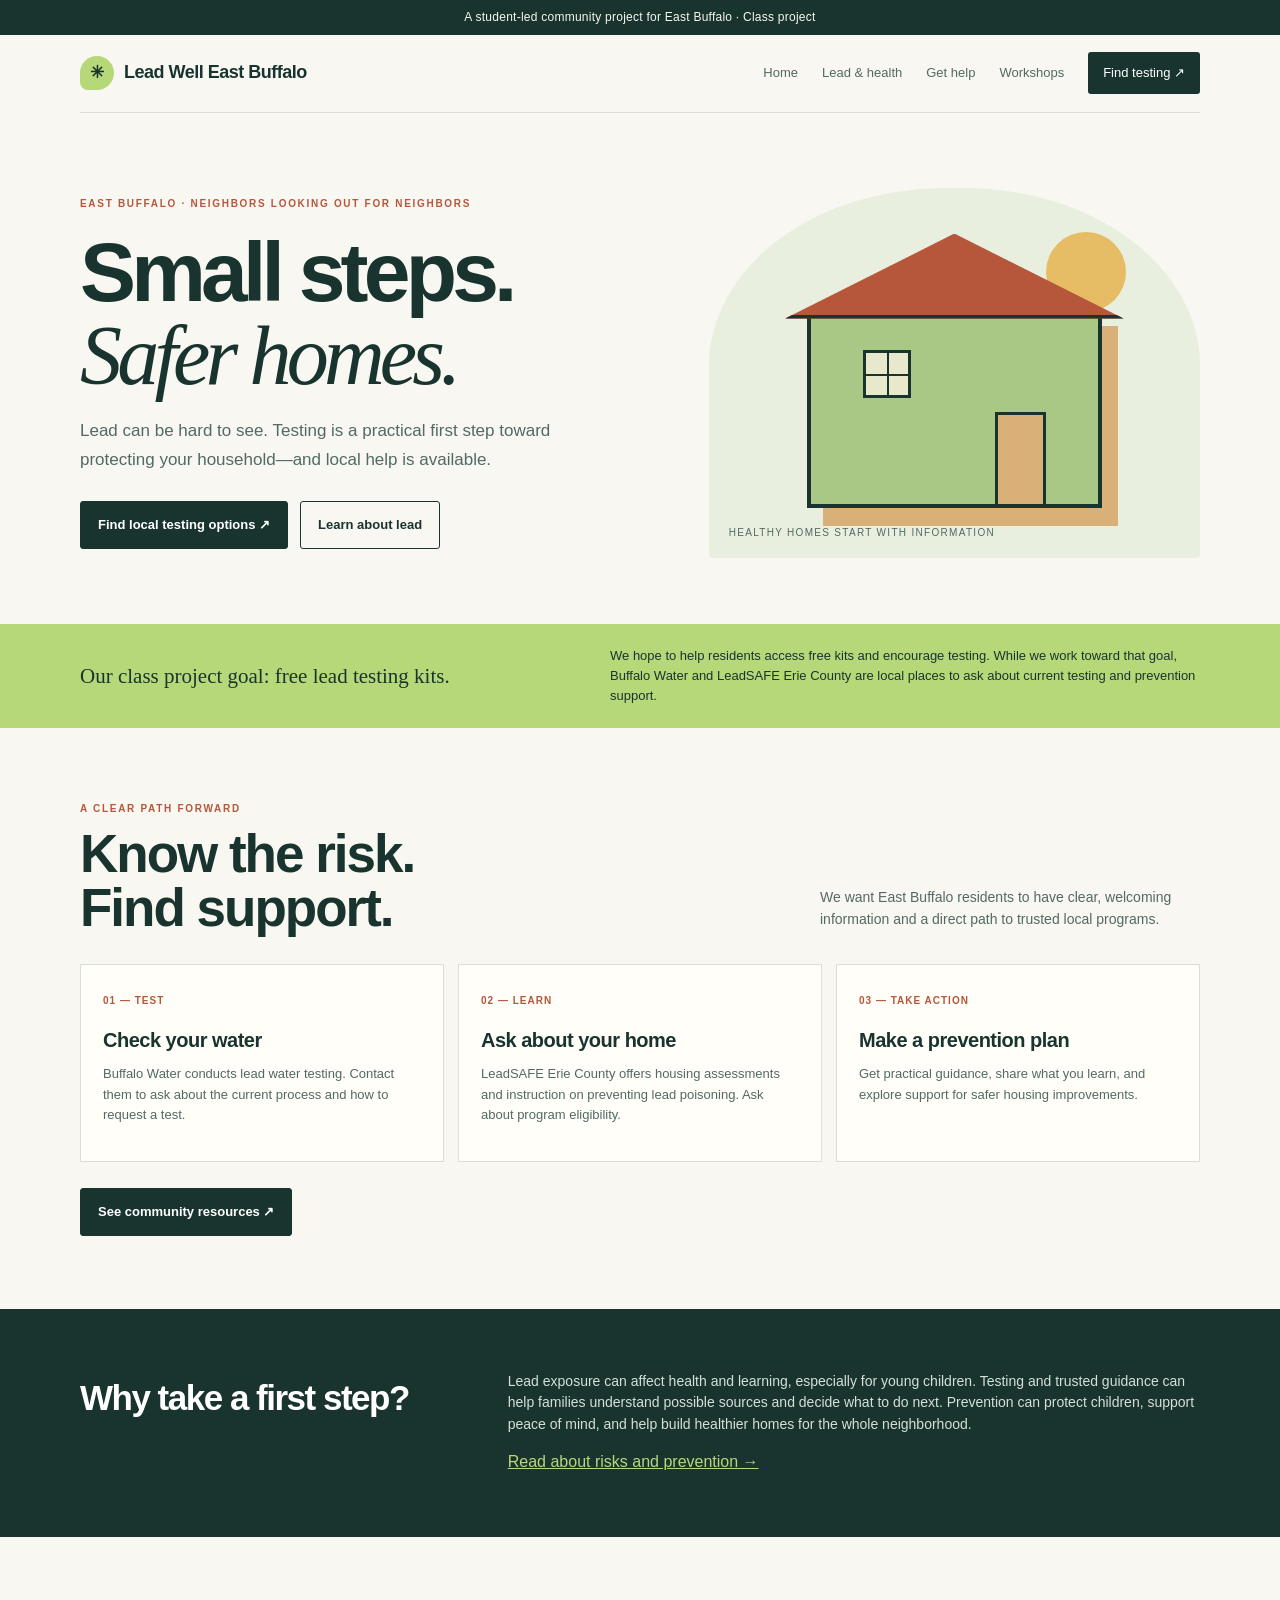
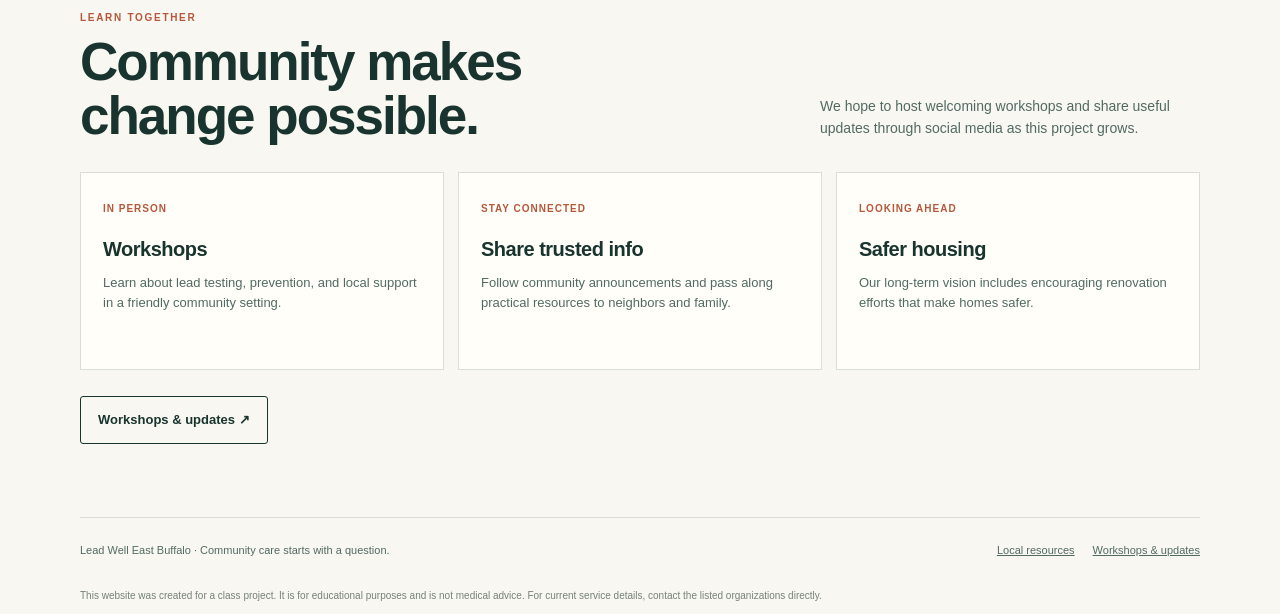
<file: index.html>
<!doctype html><html lang="en"><head><meta charset="utf-8"><meta name="viewport" content="width=device-width, initial-scale=1"><meta name="description" content="East Buffalo community lead testing and prevention information"><title>Lead Well East Buffalo</title><link rel="stylesheet" href="site.css"></head><body><div class="topnote">A student-led community project for East Buffalo · Class project</div><header class="wrap"><a class="skip" href="#main">Skip to content</a><nav class="nav" aria-label="Main navigation"><a class="brand" href="index.html"><span class="brand-icon">✳</span>Lead Well East Buffalo</a><div class="links"><a href="index.html">Home</a><a href="lead-safety.html">Lead & health</a><a href="resources.html">Get help</a><a href="workshops.html">Workshops</a><a class="navbutton" href="resources.html#testing">Find testing ↗</a></div></nav></header><main id="main"><section class="wrap hero"><div><div class="eyebrow">East Buffalo · Neighbors looking out for neighbors</div><h1>Small steps.<br><em>Safer homes.</em></h1><p class="lede">Lead can be hard to see. Testing is a practical first step toward protecting your household—and local help is available.</p><div class="actions"><a class="button" href="resources.html#testing">Find local testing options ↗</a><a class="button secondary" href="lead-safety.html">Learn about lead</a></div></div><div class="art" role="img" aria-label="Illustration of a home in a green neighborhood"><span class="sun"></span><div class="house"><span class="roof"></span><span class="window"></span><span class="door"></span></div><span class="caption">Healthy homes start with information</span></div></section><section class="strip"><div class="wrap strip-inner"><strong>Our class project goal: free lead testing kits.</strong><p>We hope to help residents access free kits and encourage testing. While we work toward that goal, Buffalo Water and LeadSAFE Erie County are local places to ask about current testing and prevention support.</p></div></section><section class="wrap section"><div class="sectionhead"><div><div class="eyebrow">A clear path forward</div><h2>Know the risk.<br>Find support.</h2></div><p>We want East Buffalo residents to have clear, welcoming information and a direct path to trusted local programs.</p></div><div class="grid"><article class="card"><span class="num">01 — TEST</span><h3>Check your water</h3><p>Buffalo Water conducts lead water testing. Contact them to ask about the current process and how to request a test.</p></article><article class="card"><span class="num">02 — LEARN</span><h3>Ask about your home</h3><p>LeadSAFE Erie County offers housing assessments and instruction on preventing lead poisoning. Ask about program eligibility.</p></article><article class="card"><span class="num">03 — TAKE ACTION</span><h3>Make a prevention plan</h3><p>Get practical guidance, share what you learn, and explore support for safer housing improvements.</p></article></div><div class="actions"><a class="button" href="resources.html">See community resources ↗</a></div></section><section class="band"><div class="wrap band-inner"><h2>Why take a first step?</h2><div><p>Lead exposure can affect health and learning, especially for young children. Testing and trusted guidance can help families understand possible sources and decide what to do next. Prevention can protect children, support peace of mind, and help build healthier homes for the whole neighborhood.</p><a href="lead-safety.html">Read about risks and prevention →</a></div></div></section><section class="wrap section"><div class="sectionhead"><div><div class="eyebrow">Learn together</div><h2>Community makes<br>change possible.</h2></div><p>We hope to host welcoming workshops and share useful updates through social media as this project grows.</p></div><div class="grid"><article class="card"><span class="num">IN PERSON</span><h3>Workshops</h3><p>Learn about lead testing, prevention, and local support in a friendly community setting.</p></article><article class="card"><span class="num">STAY CONNECTED</span><h3>Share trusted info</h3><p>Follow community announcements and pass along practical resources to neighbors and family.</p></article><article class="card"><span class="num">LOOKING AHEAD</span><h3>Safer housing</h3><p>Our long-term vision includes encouraging renovation efforts that make homes safer.</p></article></div><div class="actions"><a class="button secondary" href="workshops.html">Workshops & updates ↗</a></div></section></main><footer class="wrap"><div class="footer"><span>Lead Well East Buffalo · Community care starts with a question.</span><div class="footlinks"><a href="resources.html">Local resources</a><a href="workshops.html">Workshops & updates</a></div></div><p class="disclaimer">This website was created for a class project. It is for educational purposes and is not medical advice. For current service details, contact the listed organizations directly.</p></footer></body></html>
</file>
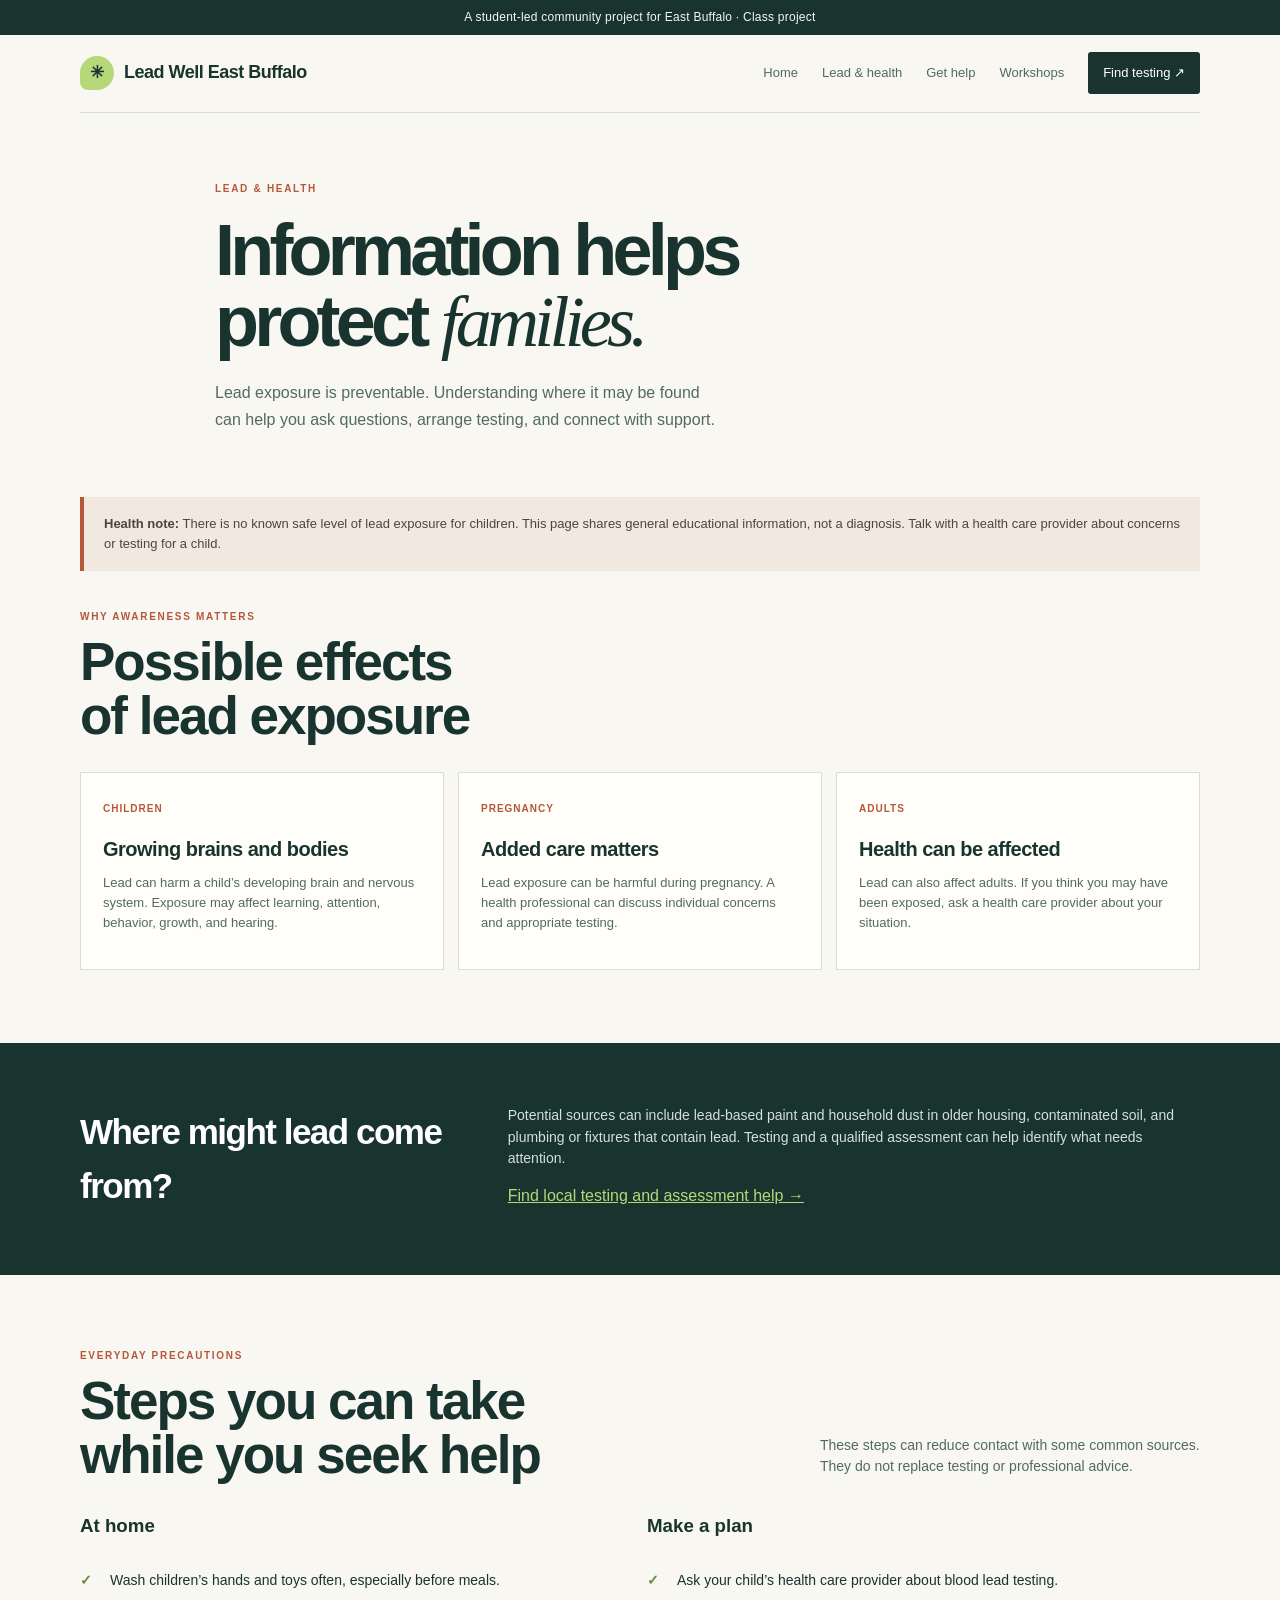
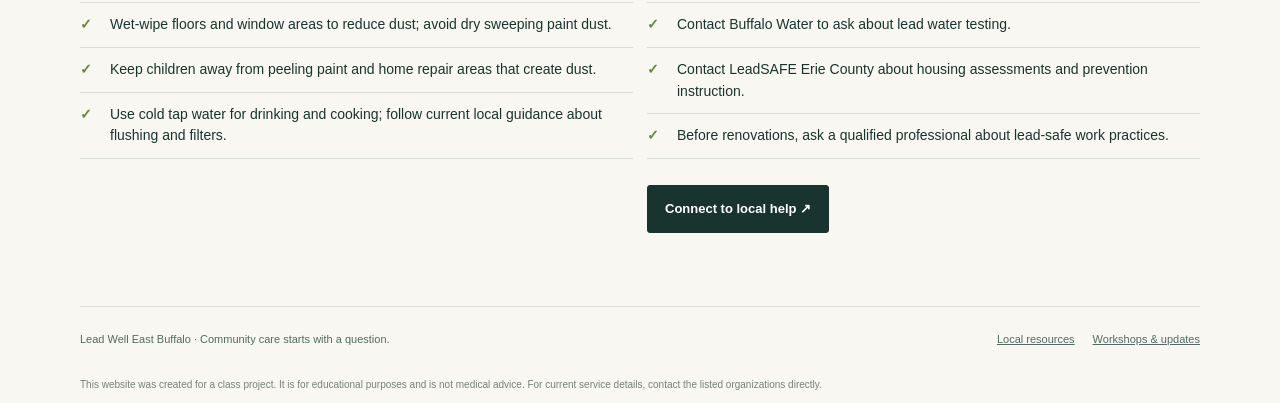
<file: lead-safety.html>
﻿<!doctype html><html lang="en"><head><meta charset="utf-8"><meta name="viewport" content="width=device-width, initial-scale=1"><meta name="description" content="East Buffalo community lead testing and prevention information"><title>Lead Well East Buffalo</title><link rel="stylesheet" href="site.css"></head><body><div class="topnote">A student-led community project for East Buffalo · Class project</div><header class="wrap"><a class="skip" href="#main">Skip to content</a><nav class="nav" aria-label="Main navigation"><a class="brand" href="index.html"><span class="brand-icon">✳</span>Lead Well East Buffalo</a><div class="links"><a href="index.html">Home</a><a href="lead-safety.html">Lead & health</a><a href="resources.html">Get help</a><a href="workshops.html">Workshops</a><a class="navbutton" href="resources.html#testing">Find testing ↗</a></div></nav></header><main id="main"><section class="wrap pagehero"><div class="eyebrow">Lead & health</div><h1>Information helps<br>protect <em>families.</em></h1><p class="lede">Lead exposure is preventable. Understanding where it may be found can help you ask questions, arrange testing, and connect with support.</p></section><section class="wrap section" style="padding-top:0"><div class="notice"><strong>Health note:</strong> There is no known safe level of lead exposure for children. This page shares general educational information, not a diagnosis. Talk with a health care provider about concerns or testing for a child.</div><div class="sectionhead" style="margin-top:38px"><div><div class="eyebrow">Why awareness matters</div><h2>Possible effects<br>of lead exposure</h2></div></div><div class="grid"><article class="card"><span class="num">CHILDREN</span><h3>Growing brains and bodies</h3><p>Lead can harm a child’s developing brain and nervous system. Exposure may affect learning, attention, behavior, growth, and hearing.</p></article><article class="card"><span class="num">PREGNANCY</span><h3>Added care matters</h3><p>Lead exposure can be harmful during pregnancy. A health professional can discuss individual concerns and appropriate testing.</p></article><article class="card"><span class="num">ADULTS</span><h3>Health can be affected</h3><p>Lead can also affect adults. If you think you may have been exposed, ask a health care provider about your situation.</p></article></div></section><section class="band"><div class="wrap band-inner"><h2>Where might lead come from?</h2><div><p>Potential sources can include lead-based paint and household dust in older housing, contaminated soil, and plumbing or fixtures that contain lead. Testing and a qualified assessment can help identify what needs attention.</p><a href="resources.html">Find local testing and assessment help →</a></div></div></section><section class="wrap section"><div class="sectionhead"><div><div class="eyebrow">Everyday precautions</div><h2>Steps you can take<br>while you seek help</h2></div><p>These steps can reduce contact with some common sources. They do not replace testing or professional advice.</p></div><div class="two"><div><h3>At home</h3><ul class="checklist"><li>Wash children’s hands and toys often, especially before meals.</li><li>Wet-wipe floors and window areas to reduce dust; avoid dry sweeping paint dust.</li><li>Keep children away from peeling paint and home repair areas that create dust.</li><li>Use cold tap water for drinking and cooking; follow current local guidance about flushing and filters.</li></ul></div><div><h3>Make a plan</h3><ul class="checklist"><li>Ask your child’s health care provider about blood lead testing.</li><li>Contact Buffalo Water to ask about lead water testing.</li><li>Contact LeadSAFE Erie County about housing assessments and prevention instruction.</li><li>Before renovations, ask a qualified professional about lead-safe work practices.</li></ul><div class="actions"><a class="button" href="resources.html">Connect to local help ↗</a></div></div></div></section></main><footer class="wrap"><div class="footer"><span>Lead Well East Buffalo · Community care starts with a question.</span><div class="footlinks"><a href="resources.html">Local resources</a><a href="workshops.html">Workshops & updates</a></div></div><p class="disclaimer">This website was created for a class project. It is for educational purposes and is not medical advice. For current service details, contact the listed organizations directly.</p></footer></body></html>
</file>
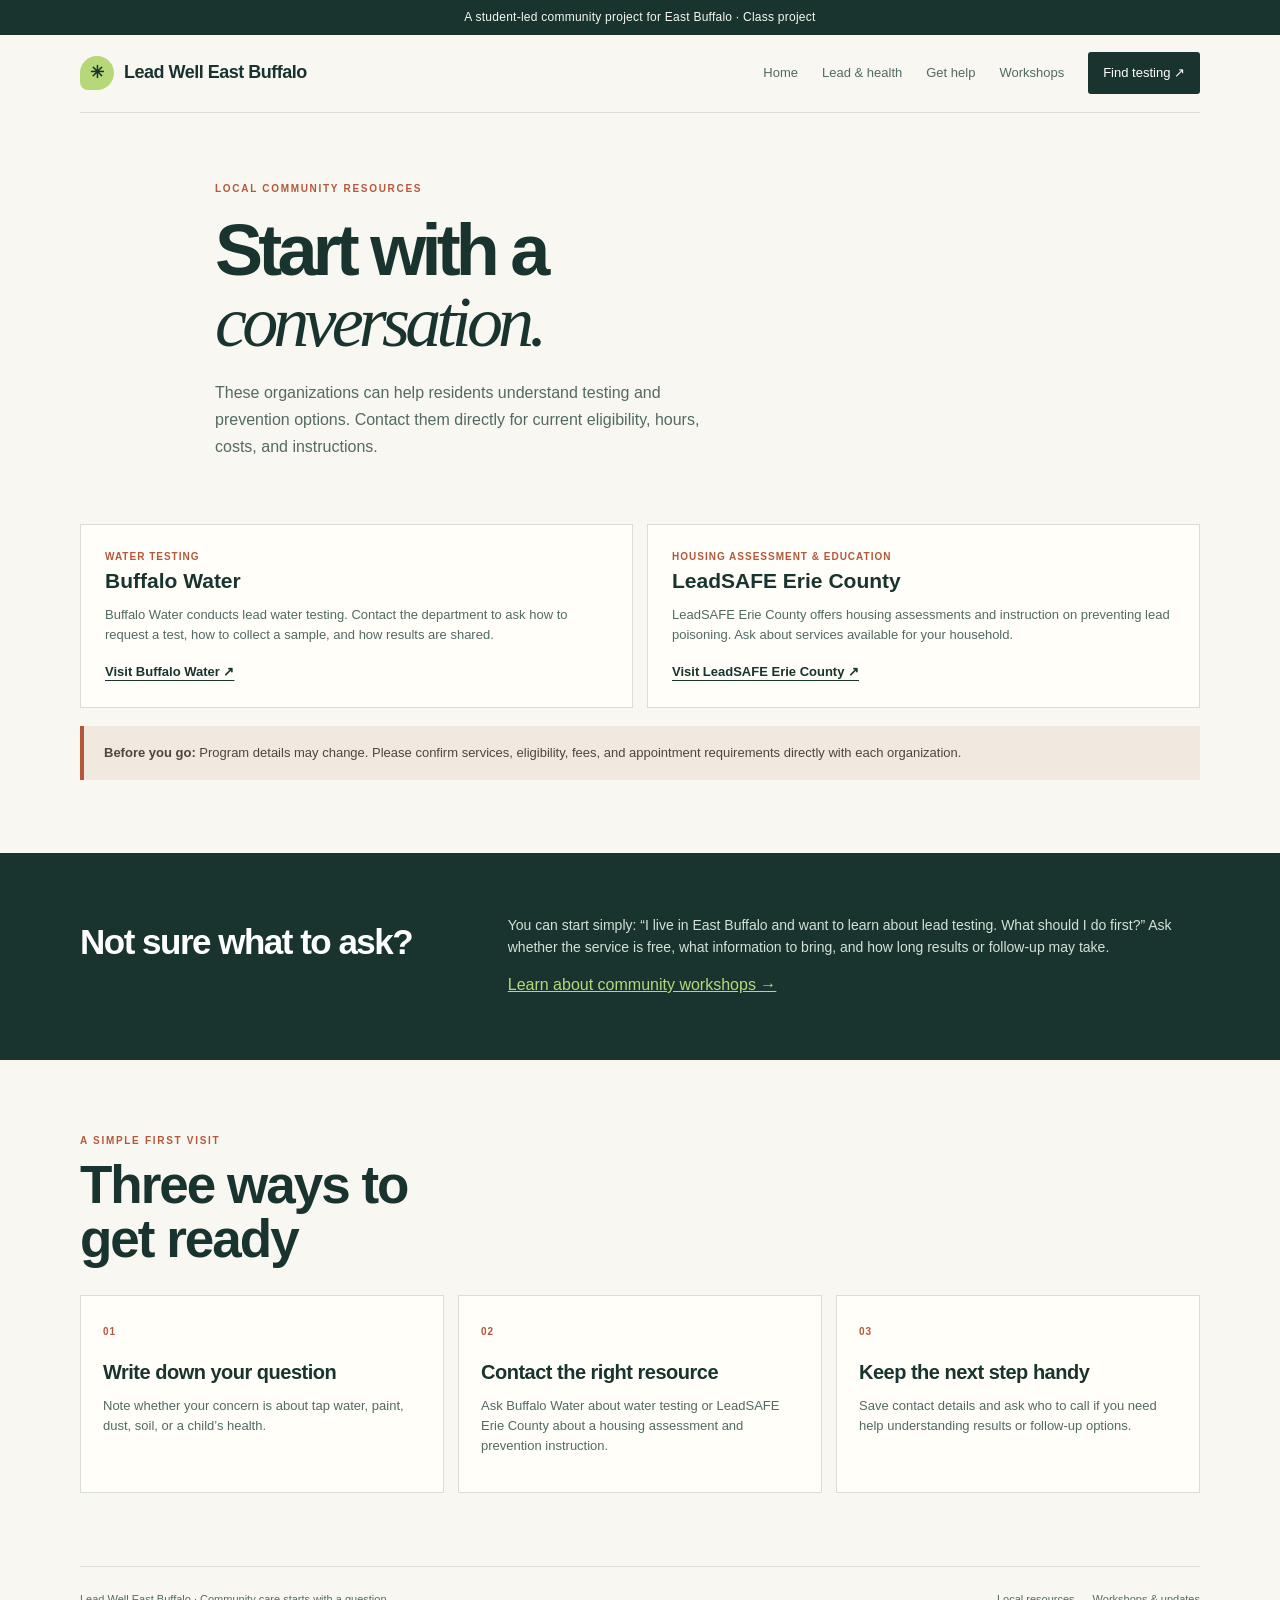
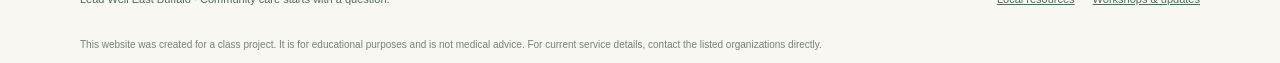
<file: resources.html>
<!doctype html><html lang="en"><head><meta charset="utf-8"><meta name="viewport" content="width=device-width, initial-scale=1"><meta name="description" content="Local lead testing, housing assessment, and prevention resources for East Buffalo."><title>Get help | Lead Well East Buffalo</title><link rel="stylesheet" href="site.css"></head><body><div class="topnote">A student-led community project for East Buffalo · Class project</div><header class="wrap"><a class="skip" href="#main">Skip to content</a><nav class="nav" aria-label="Main navigation"><a class="brand" href="index.html"><span class="brand-icon">✳</span>Lead Well East Buffalo</a><div class="links"><a href="index.html" data-page="index.html">Home</a><a href="lead-safety.html" data-page="lead-safety.html">Lead & health</a><a href="resources.html" data-page="resources.html">Get help</a><a href="workshops.html" data-page="workshops.html">Workshops</a><a class="navbutton" href="resources.html#testing">Find testing ↗</a></div></nav></header><main id="main"><section class="wrap pagehero"><div class="eyebrow">Local community resources</div><h1>Start with a<br><em>conversation.</em></h1><p class="lede">These organizations can help residents understand testing and prevention options. Contact them directly for current eligibility, hours, costs, and instructions.</p></section><section class="wrap section" id="testing" style="padding-top:0"><div class="resource-list"><article class="resource"><div class="resource-tag">Water testing</div><h3>Buffalo Water</h3><p>Buffalo Water conducts lead water testing. Contact the department to ask how to request a test, how to collect a sample, and how results are shared.</p><a href="https://www.buffalowater.org/" target="_blank" rel="noopener noreferrer">Visit Buffalo Water ↗</a></article><article class="resource"><div class="resource-tag">Housing assessment & education</div><h3>LeadSAFE Erie County</h3><p>LeadSAFE Erie County offers housing assessments and instruction on preventing lead poisoning. Ask about services available for your household.</p><a href="https://www3.erie.gov/envhealth/leadsafe-erie-county" target="_blank" rel="noopener noreferrer">Visit LeadSAFE Erie County ↗</a></article></div><div class="notice" style="margin-top:18px"><strong>Before you go:</strong> Program details may change. Please confirm services, eligibility, fees, and appointment requirements directly with each organization.</div></section><section class="band"><div class="wrap band-inner"><h2>Not sure what to ask?</h2><div><p>You can start simply: “I live in East Buffalo and want to learn about lead testing. What should I do first?” Ask whether the service is free, what information to bring, and how long results or follow-up may take.</p><a href="workshops.html">Learn about community workshops →</a></div></div></section><section class="wrap section"><div class="sectionhead"><div><div class="eyebrow">A simple first visit</div><h2>Three ways to<br>get ready</h2></div></div><div class="grid"><article class="card"><span class="num">01</span><h3>Write down your question</h3><p>Note whether your concern is about tap water, paint, dust, soil, or a child’s health.</p></article><article class="card"><span class="num">02</span><h3>Contact the right resource</h3><p>Ask Buffalo Water about water testing or LeadSAFE Erie County about a housing assessment and prevention instruction.</p></article><article class="card"><span class="num">03</span><h3>Keep the next step handy</h3><p>Save contact details and ask who to call if you need help understanding results or follow-up options.</p></article></div></section></main><footer class="wrap"><div class="footer"><span>Lead Well East Buffalo · Community care starts with a question.</span><div class="footlinks"><a href="resources.html">Local resources</a><a href="workshops.html">Workshops & updates</a></div></div><p class="disclaimer">This website was created for a class project. It is for educational purposes and is not medical advice. For current service details, contact the listed organizations directly.</p></footer></body></html>
</file>
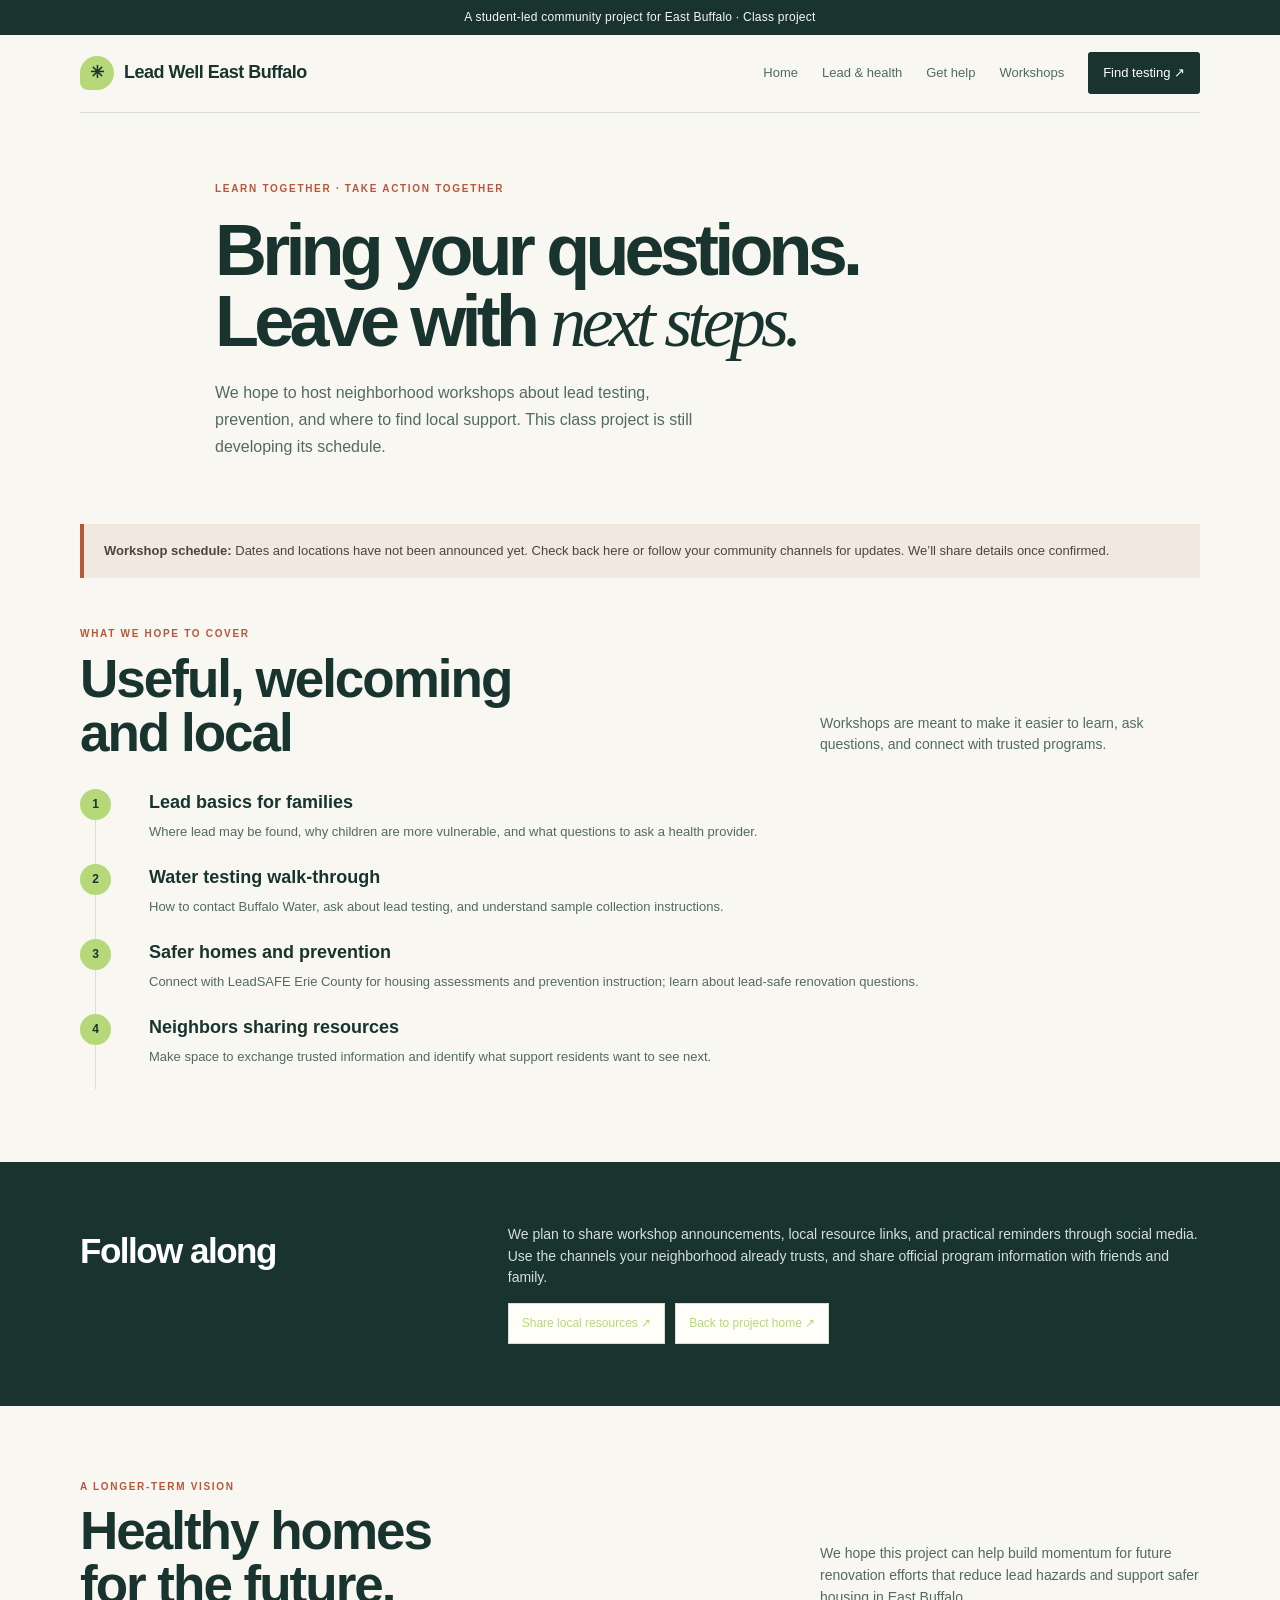
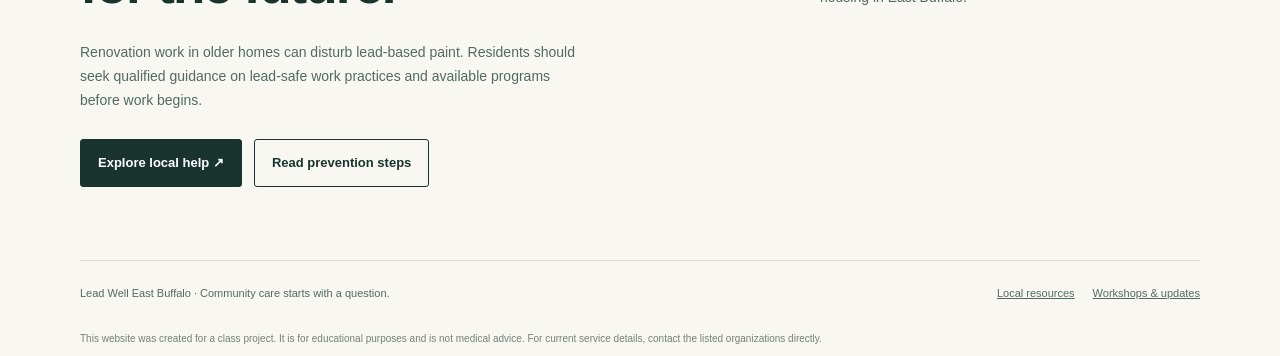
<file: workshops.html>
﻿<!doctype html><html lang="en"><head><meta charset="utf-8"><meta name="viewport" content="width=device-width, initial-scale=1"><meta name="description" content="East Buffalo community lead testing and prevention information"><title>Lead Well East Buffalo</title><link rel="stylesheet" href="site.css"></head><body><div class="topnote">A student-led community project for East Buffalo · Class project</div><header class="wrap"><a class="skip" href="#main">Skip to content</a><nav class="nav" aria-label="Main navigation"><a class="brand" href="index.html"><span class="brand-icon">✳</span>Lead Well East Buffalo</a><div class="links"><a href="index.html">Home</a><a href="lead-safety.html">Lead & health</a><a href="resources.html">Get help</a><a href="workshops.html">Workshops</a><a class="navbutton" href="resources.html#testing">Find testing ↗</a></div></nav></header><main id="main"><section class="wrap pagehero"><div class="eyebrow">Learn together · Take action together</div><h1>Bring your questions.<br>Leave with <em>next steps.</em></h1><p class="lede">We hope to host neighborhood workshops about lead testing, prevention, and where to find local support. This class project is still developing its schedule.</p></section><section class="wrap section" style="padding-top:0"><div class="notice"><strong>Workshop schedule:</strong> Dates and locations have not been announced yet. Check back here or follow your community channels for updates. We’ll share details once confirmed.</div><div class="sectionhead" style="margin-top:48px"><div><div class="eyebrow">What we hope to cover</div><h2>Useful, welcoming<br>and local</h2></div><p>Workshops are meant to make it easier to learn, ask questions, and connect with trusted programs.</p></div><div class="steps"><article class="step"><h3>Lead basics for families</h3><p>Where lead may be found, why children are more vulnerable, and what questions to ask a health provider.</p></article><article class="step"><h3>Water testing walk-through</h3><p>How to contact Buffalo Water, ask about lead testing, and understand sample collection instructions.</p></article><article class="step"><h3>Safer homes and prevention</h3><p>Connect with LeadSAFE Erie County for housing assessments and prevention instruction; learn about lead-safe renovation questions.</p></article><article class="step"><h3>Neighbors sharing resources</h3><p>Make space to exchange trusted information and identify what support residents want to see next.</p></article></div></section><section class="band"><div class="wrap band-inner"><h2>Follow along</h2><div><p>We plan to share workshop announcements, local resource links, and practical reminders through social media. Use the channels your neighborhood already trusts, and share official program information with friends and family.</p><div class="social"><a href="resources.html">Share local resources ↗</a><a href="index.html">Back to project home ↗</a></div></div></div></section><section class="wrap section"><div class="sectionhead"><div><div class="eyebrow">A longer-term vision</div><h2>Healthy homes<br>for the future.</h2></div><p>We hope this project can help build momentum for future renovation efforts that reduce lead hazards and support safer housing in East Buffalo.</p></div><p class="lede" style="font-size:14px">Renovation work in older homes can disturb lead-based paint. Residents should seek qualified guidance on lead-safe work practices and available programs before work begins.</p><div class="actions"><a class="button" href="resources.html">Explore local help ↗</a><a class="button secondary" href="lead-safety.html">Read prevention steps</a></div></section></main><footer class="wrap"><div class="footer"><span>Lead Well East Buffalo · Community care starts with a question.</span><div class="footlinks"><a href="resources.html">Local resources</a><a href="workshops.html">Workshops & updates</a></div></div><p class="disclaimer">This website was created for a class project. It is for educational purposes and is not medical advice. For current service details, contact the listed organizations directly.</p></footer></body></html>
</file>
<file: site.css>
﻿:root{--ink:#19342f;--muted:#526a63;--paper:#f8f7f1;--leaf:#b7d879;--pale:#e9efdf;--rust:#b6573c;--line:#d9dfd2;--white:#fffef9;--sans:Arial,Helvetica,sans-serif;--serif:Georgia,'Times New Roman',serif}*{box-sizing:border-box}html{scroll-behavior:smooth}body{margin:0;background:var(--paper);color:var(--ink);font-family:var(--sans);line-height:1.55}a{color:inherit}.wrap{width:min(1120px,calc(100% - 40px));margin:auto}.skip{position:absolute;left:-9999px}.skip:focus{left:10px;top:10px;background:#fff;padding:10px;z-index:5}.topnote{background:var(--ink);color:#f8f7f1;text-align:center;padding:8px 14px;font-size:12px;letter-spacing:.25px}.nav{height:78px;display:flex;align-items:center;justify-content:space-between;border-bottom:1px solid var(--line)}.brand{text-decoration:none;font-weight:800;font-size:18px;letter-spacing:-.5px;display:flex;align-items:center;gap:10px}.brand-icon{width:34px;height:34px;border-radius:50% 50% 50% 8px;background:var(--leaf);display:grid;place-items:center;font-size:17px}.links{display:flex;gap:24px;align-items:center}.links a{font-size:13px;text-decoration:none;color:var(--muted)}.links a:hover,.links a[aria-current=page]{color:var(--ink);text-decoration:underline;text-underline-offset:5px}.links .navbutton{background:var(--ink);color:white;padding:11px 15px;border-radius:3px}.hero{padding:75px 0 66px;display:grid;grid-template-columns:1.08fr .92fr;gap:52px;align-items:center}.eyebrow{text-transform:uppercase;letter-spacing:1.7px;font-size:10px;font-weight:bold;color:var(--rust)}h1,h2,h3,p{margin-top:0}h1{font-size:clamp(46px,7vw,84px);line-height:.99;letter-spacing:-4.8px;font-weight:650;margin:19px 0 20px}h1 em{font-family:var(--serif);font-weight:400}.lede{max-width:500px;color:var(--muted);font-size:17px;line-height:1.7}.actions{display:flex;gap:12px;flex-wrap:wrap;margin-top:26px}.button{background:var(--ink);color:white;border:1px solid var(--ink);padding:13px 17px;text-decoration:none;font-size:13px;font-weight:700;border-radius:3px;display:inline-flex;gap:10px;align-items:center}.button.secondary{background:transparent;color:var(--ink)}.button:hover{background:#2c5148}.button.secondary:hover{background:var(--pale)}.art{min-height:370px;background:var(--pale);position:relative;overflow:hidden;border-radius:48% 48% 4px 4px;display:grid;place-items:center}.sun{position:absolute;right:15%;top:12%;width:80px;height:80px;background:#e6bc65;border-radius:50%}.house{position:relative;width:60%;height:200px;background:#a9c785;border:4px solid var(--ink);margin-top:70px;box-shadow:16px 18px 0 #d9b178}.roof{position:absolute;top:-78px;left:-9%;width:118%;height:85px;background:var(--rust);clip-path:polygon(50% 0,100% 100%,0 100%);border-bottom:4px solid var(--ink)}.window{position:absolute;width:48px;height:48px;background:#e8e8cd;border:3px solid var(--ink);top:38px;left:18%}.window:after{content:'';position:absolute;left:50%;height:100%;border-left:2px solid var(--ink)}.window:before{content:'';position:absolute;top:50%;width:100%;border-top:2px solid var(--ink)}.door{position:absolute;bottom:0;right:18%;width:51px;height:92px;background:#d9b178;border:3px solid var(--ink);border-bottom:0}.caption{position:absolute;bottom:17px;left:20px;font-size:10px;text-transform:uppercase;letter-spacing:1.3px;color:var(--muted)}.strip{background:var(--leaf);padding:22px 0}.strip-inner{display:flex;gap:30px;justify-content:space-between;align-items:center}.strip strong{font-family:var(--serif);font-size:21px;font-weight:400}.strip p{margin:0;max-width:590px;font-size:13px}.section{padding:73px 0}.sectionhead{display:flex;align-items:end;justify-content:space-between;gap:20px;margin-bottom:29px}.sectionhead h2{font-size:clamp(32px,5vw,53px);line-height:1.02;letter-spacing:-2px;margin:10px 0 0}.sectionhead p{max-width:380px;margin-bottom:4px;color:var(--muted);font-size:14px}.grid{display:grid;grid-template-columns:repeat(3,1fr);gap:14px}.card{border:1px solid var(--line);padding:22px;background:var(--white);min-height:198px}.card .num{font-size:10px;letter-spacing:1px;color:var(--rust);font-weight:bold}.card h3{font-size:20px;letter-spacing:-.5px;margin:14px 0 8px}.card p{color:var(--muted);font-size:13px;margin:0}.band{background:var(--ink);color:white;padding:62px 0}.band-inner{display:grid;grid-template-columns:.7fr 1.3fr;gap:55px;align-items:start}.band h2{font-size:35px;letter-spacing:-1.5px;margin:0}.band p{color:#d4e0d8;font-size:14px}.band a{color:var(--leaf)}.resource-list{display:grid;grid-template-columns:1fr 1fr;gap:14px}.resource{border:1px solid var(--line);background:var(--white);padding:24px}.resource h3{font-size:21px;margin:0 0 8px}.resource p{color:var(--muted);font-size:13px}.resource a{font-weight:700;font-size:13px;text-decoration-thickness:1px;text-underline-offset:4px}.resource-tag{font-size:10px;color:var(--rust);text-transform:uppercase;letter-spacing:1px;font-weight:bold}.pagehero{padding:68px 0 48px;max-width:850px}.pagehero h1{font-size:clamp(44px,6.3vw,72px)}.pagehero .lede{font-size:16px}.notice{border-left:4px solid var(--rust);background:#f1e8df;padding:17px 20px;font-size:13px;color:#4d453f}.two{display:grid;grid-template-columns:1fr 1fr;gap:14px}.checklist{padding:0;list-style:none}.checklist li{padding:11px 0 11px 30px;border-bottom:1px solid var(--line);position:relative;font-size:14px}.checklist li:before{content:'✓';position:absolute;left:0;color:#668839;font-weight:bold}.steps{counter-reset:step}.step{position:relative;padding:0 0 22px 53px;border-left:1px solid var(--line);margin-left:15px}.step:before{counter-increment:step;content:counter(step);position:absolute;left:-16px;top:0;width:31px;height:31px;background:var(--leaf);border-radius:50%;display:grid;place-items:center;font-weight:bold;font-size:12px}.step h3{margin:0 0 5px;font-size:18px}.step p{font-size:13px;color:var(--muted);margin:0}.event{display:grid;grid-template-columns:130px 1fr auto;gap:20px;align-items:center;border-top:1px solid var(--line);padding:23px 0}.date{font-family:var(--serif);font-size:22px}.event h3{margin:0 0 4px;font-size:18px}.event p{margin:0;color:var(--muted);font-size:13px}.event-label{font-size:10px;text-transform:uppercase;letter-spacing:1px;color:var(--rust)}.footer{border-top:1px solid var(--line);padding:24px 0 17px;display:flex;justify-content:space-between;gap:20px;align-items:center;color:var(--muted);font-size:11px}.footlinks{display:flex;gap:18px}.footlinks a{color:var(--muted)}.disclaimer{font-size:10px;color:#758179;margin-top:12px}.social{display:flex;gap:10px;flex-wrap:wrap}.social a{border:1px solid var(--line);background:var(--white);padding:10px 13px;text-decoration:none;font-size:12px}
@media(max-width:760px){.wrap{width:calc(100% - 32px)}.nav{height:auto;min-height:70px;align-items:flex-start;padding:15px 0;gap:14px;flex-direction:column}.links{gap:13px;flex-wrap:wrap}.links a{font-size:12px}.links .navbutton{padding:8px 10px}.hero{grid-template-columns:1fr;gap:28px;padding:55px 0 40px}h1{letter-spacing:-3px}.art{min-height:300px}.strip-inner{align-items:flex-start;flex-direction:column;gap:8px}.section{padding:54px 0}.sectionhead{display:block}.sectionhead p{margin-top:14px}.grid,.resource-list,.two{grid-template-columns:1fr}.card{min-height:160px}.band-inner{grid-template-columns:1fr;gap:18px}.event{grid-template-columns:75px 1fr;gap:12px}.event .button{grid-column:2;justify-self:start}.footer{align-items:flex-start;flex-direction:column}.footlinks{flex-wrap:wrap}}
</file>
